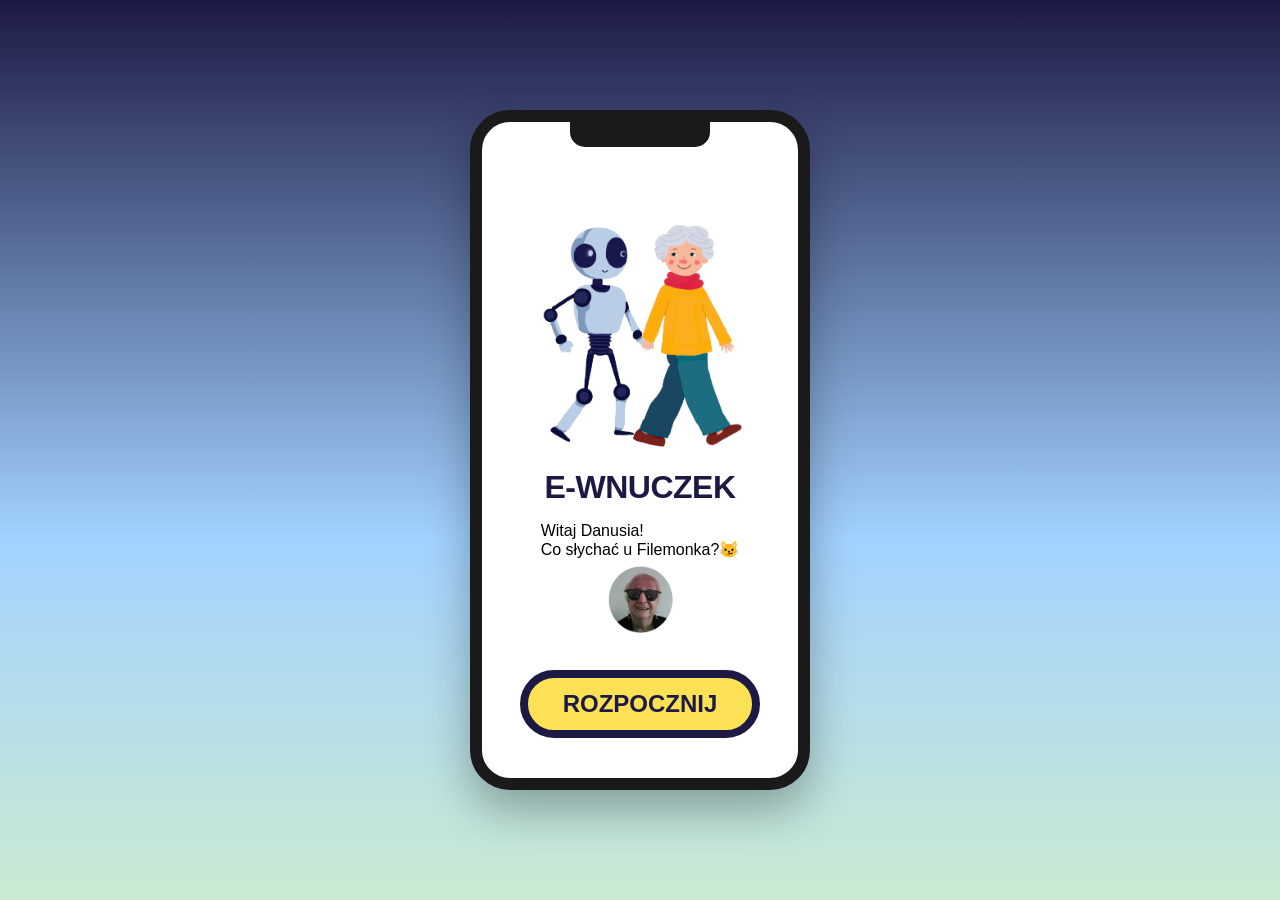
<file: index.html>
<!DOCTYPE html>
<html lang="pl">
<head>
    <meta charset="UTF-8">
    <meta name="viewport" content="width=device-width, initial-scale=1.0">
    <title>E-Wnuczek - Start</title>
    <link rel="stylesheet" href="style.css">
</head>
<body>

    <div class="phone-container">
        <div class="content-section">
            <img src="logo.png" alt="logo" class="illustration">
            <h1 class="app-title">E-wnuczek</h1>
            <p>Witaj Danusia!<br>
                Co słychać u Filemonka?😼</p> 
            <img src="danusia.png" alt="danka" class="illustration-small">
            </p>
        </div>

        <a href="menu.html" class="start-button">Rozpocznij</a>
    </div>

</body>
</html>
</file>
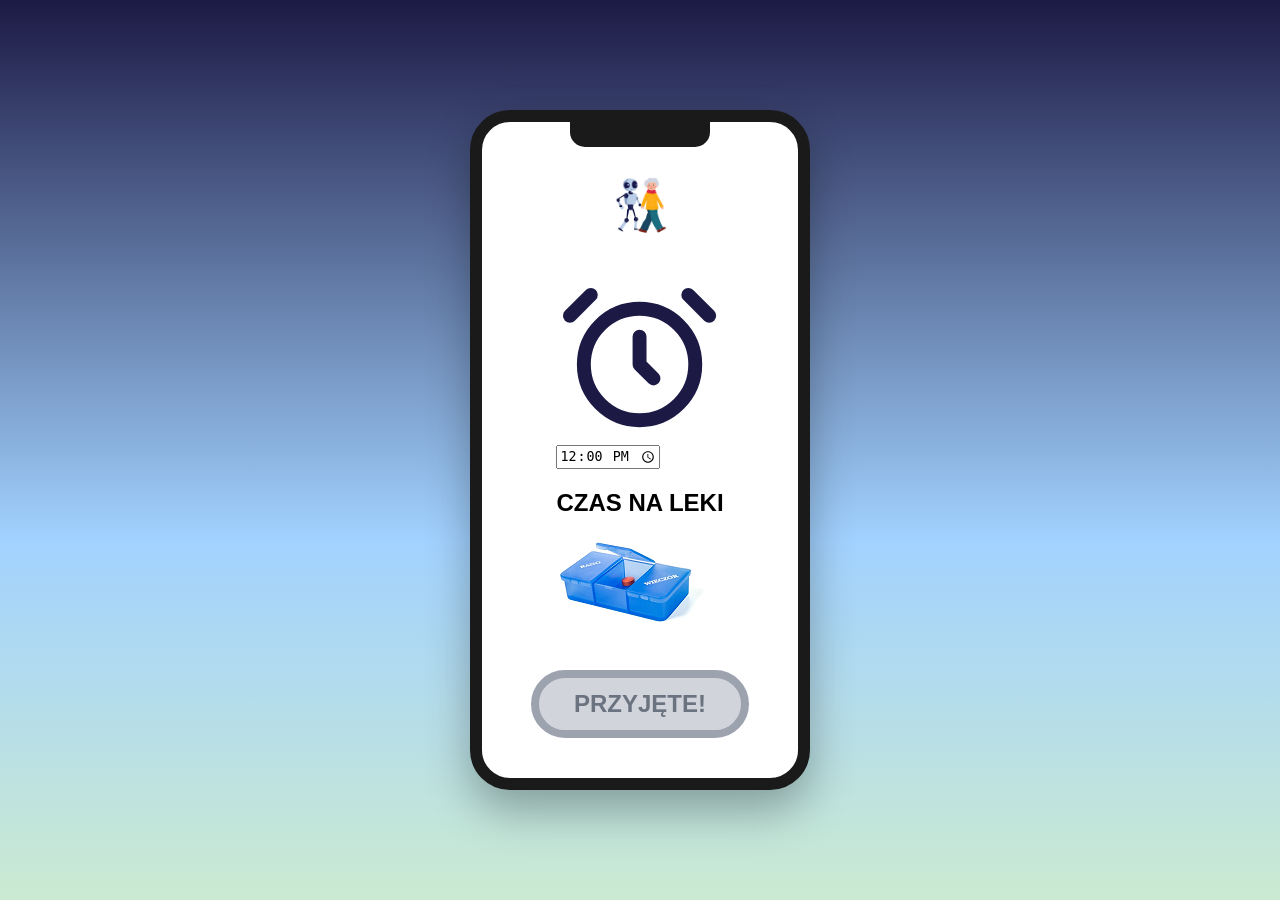
<file: apteka.html>
<!DOCTYPE html>
<html lang="pl">
<head>
    <meta charset="UTF-8">
    <meta name="viewport" content="width=device-width, initial-scale=1.0">
    <title>E-Wnuczek - Apteka</title>
    <link rel="stylesheet" href="style.css">
</head>
<body>

    <div class="phone-container">
        
        <img src="logomini.png" alt="minilogo" class="illustration-small">

        <div class="alert-content">
            <svg class="alarm-icon" viewBox="0 0 24 24" fill="none" stroke="#1c1a45" stroke-width="2" stroke-linecap="round" stroke-linejoin="round">
                <circle cx="12" cy="13" r="8"></circle>
                <path d="M12 9v4l2 2"></path>
                <path d="M5 3L2 6"></path>
                <path d="M19 3l3 3"></path>
            </svg>

            <input type="time" id="alarm-time" class="time-input" value="12:00">
            
            <h2 class="alert-title">CZAS NA LEKI</h2>
            
            <img src="pillbox.png" alt="Pudełko na leki" class="pills-image">
        </div>

        <button id="btn-taken" class="start-button">PRZYJĘTE!</button>
        
        <button type="button" id="btn-reset-leki" class="clear-button hidden">COFNIJ ZAZNACZENIE</button>

    </div>

    <script src="script.js"></script>
</body>
</html>
</file>
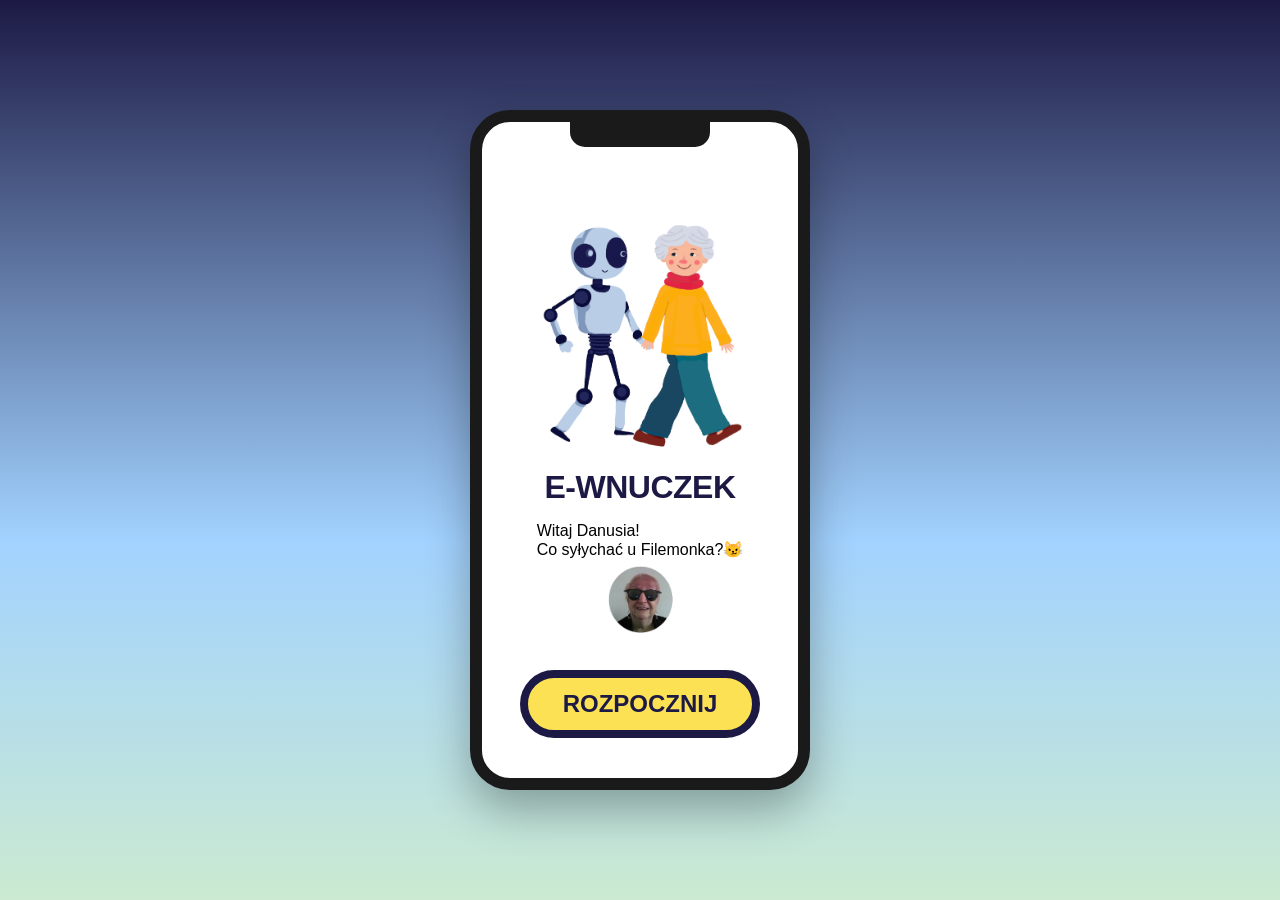
<file: cool.html>
<!DOCTYPE html>
<html lang="pl">
<head>
    <meta charset="UTF-8">
    <meta name="viewport" content="width=device-width, initial-scale=1.0">
    <title>E-Wnuczek - Start</title>
    <link rel="stylesheet" href="style.css">
</head>
<body>

    <div class="phone-container">
        <div class="content-section">
            <img src="logo.png" alt="logo" class="illustration">
            <h1 class="app-title">E-wnuczek</h1>
            <p>Witaj Danusia!<br>
                Co syłychać u Filemonka?😼</p> 
            <img src="danusia.png" alt="danka" class="illustration-small">
            </p>
        </div>

        <a href="menu.html" class="start-button">Rozpocznij</a>
    </div>

</body>
</html>
</file>
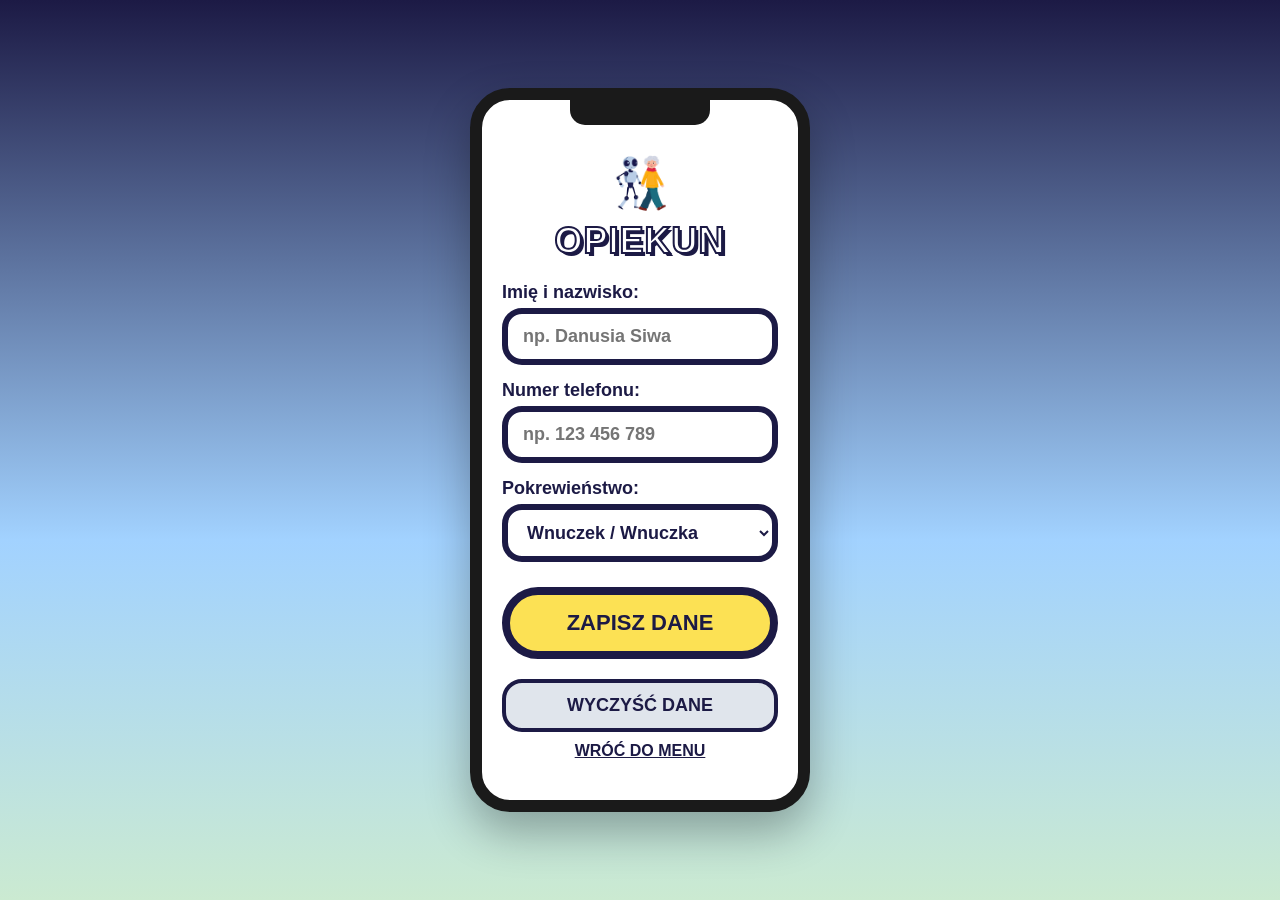
<file: opiekun.html>
<!DOCTYPE html>
<html lang="pl">
<head>
    <meta charset="UTF-8">
    <meta name="viewport" content="width=device-width, initial-scale=1.0">
    <title>E-Wnuczek - Profil Opiekuna</title>
    <link rel="stylesheet" href="style.css">
</head>
<body>

    <div class="phone-container">
        
        <img src="logomini.png" alt="minilogo" class="illustration-small">

        <div class="guide-header">
            <h1 class="guide-title">OPIEKUN</h1>
        </div>

        <div id="opiekun-photo-container" class="photo-container-hidden">
            <img id="opiekun-photo-preview" src="opiekun.jpg" alt="Zdjęcie opiekuna" class="profile-photo">
        </div>

        <form id="opiekun-form" class="profile-form">
            
            <div class="input-group">
                <label for="opiekun-name">Imię i nazwisko:</label>
                <input type="text" id="opiekun-name" placeholder="np. Danusia Siwa" required>
            </div>

            <div class="input-group">
                <label for="opiekun-phone">Numer telefonu:</label>
                <input type="tel" id="opiekun-phone" placeholder="np. 123 456 789" required>
            </div>

            <div class="input-group">
                <label for="opiekun-relation">Pokrewieństwo:</label>
                <select id="opiekun-relation">
                    <option value="Wnuczek / Wnuczka">Wnuczek / Wnuczka</option>
                    <option value="Syn / Córka">Syn / Córka</option>
                    <option value="Sąsiad / Sąsiadka">Sąsiad / Sąsiadka</option>
                    <option value="Inne">Inne</option>
                </select>
            </div>

            <button type="submit" class="start-button form-submit">ZAPISZ DANE</button>
            
            <button type="button" id="btn-clear" class="clear-button">WYCZYŚĆ DANE</button>
        </form>

        <a href="menu.html" class="back-link">Wróć do menu</a>

    </div>

    <script src="script.js"></script>

</body>
</html>
</file>
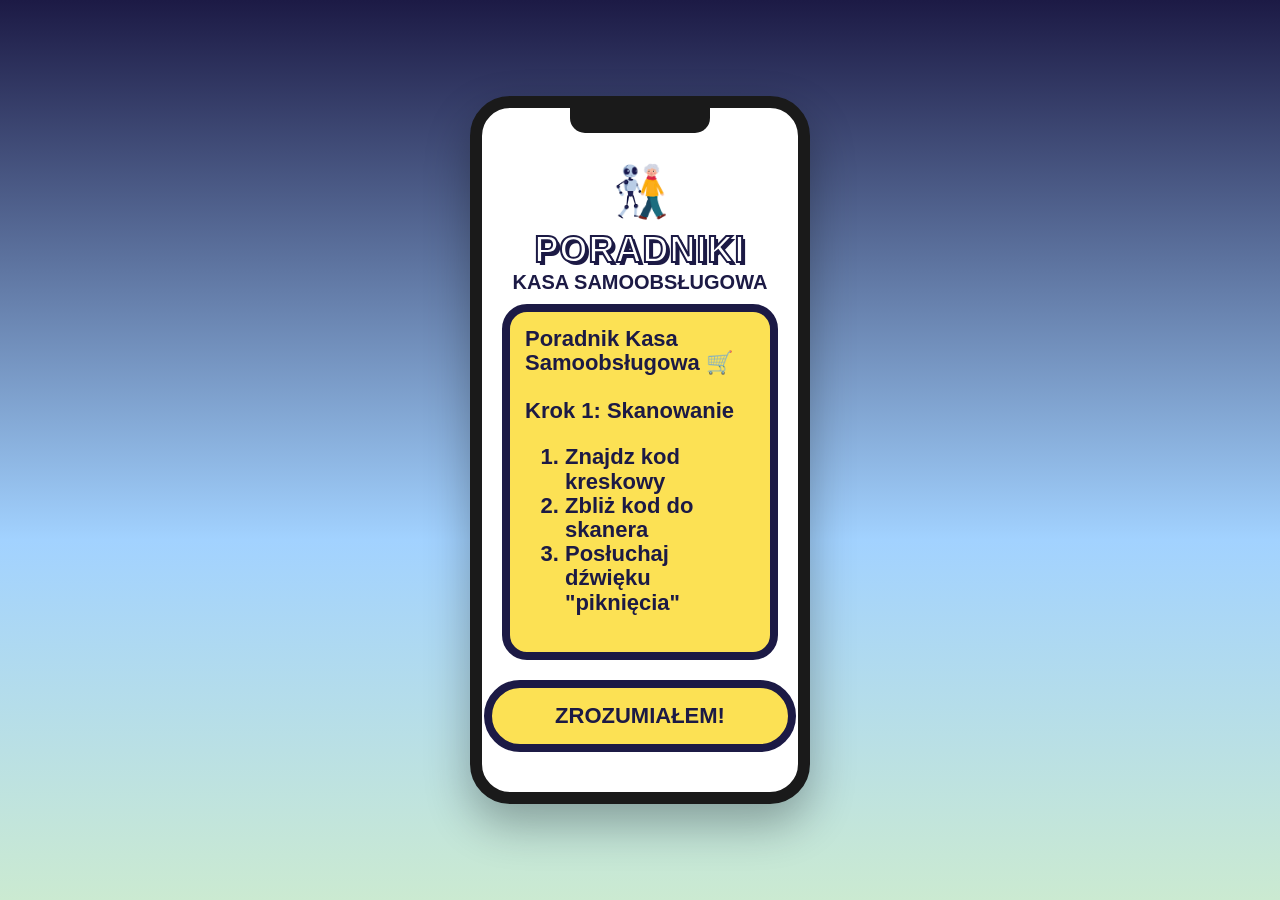
<file: poradniki.html>
<!DOCTYPE html>
<html lang="pl">
<head>
    <meta charset="UTF-8">
    <meta name="viewport" content="width=device-width, initial-scale=1.0">
    <title>E-Wnuczek - Poradniki</title>
    <link rel="stylesheet" href="style.css">
</head>
<body>

    <div class="phone-container">
        
        <img src="logomini.png" alt="minilogo" class="illustration-small">

        <div class="guide-header">
            <h1 class="guide-title">PORADNIKI</h1>
            <h2 class="guide-subtitle">KASA SAMOOBSŁUGOWA</h2>
        </div>

        <div class="guide-text-box" id="guide-box">
            Poradnik Kasa Samoobsługowa 🛒<br><br>
            Krok 1: Skanowanie <br>
            <ol>
            <li>Znajdz kod kreskowy</li>
            <li>Zbliż kod do skanera</li>
            <li>Posłuchaj dźwięku "piknięcia"</li>
            </ol>
            
        </div>

        <a href="menu.html" class="start-button btn-zrozumialem">ZROZUMIAŁEM!</a>

    </div>

    <script src="script.js"></script>

</body>
</html>
</file>
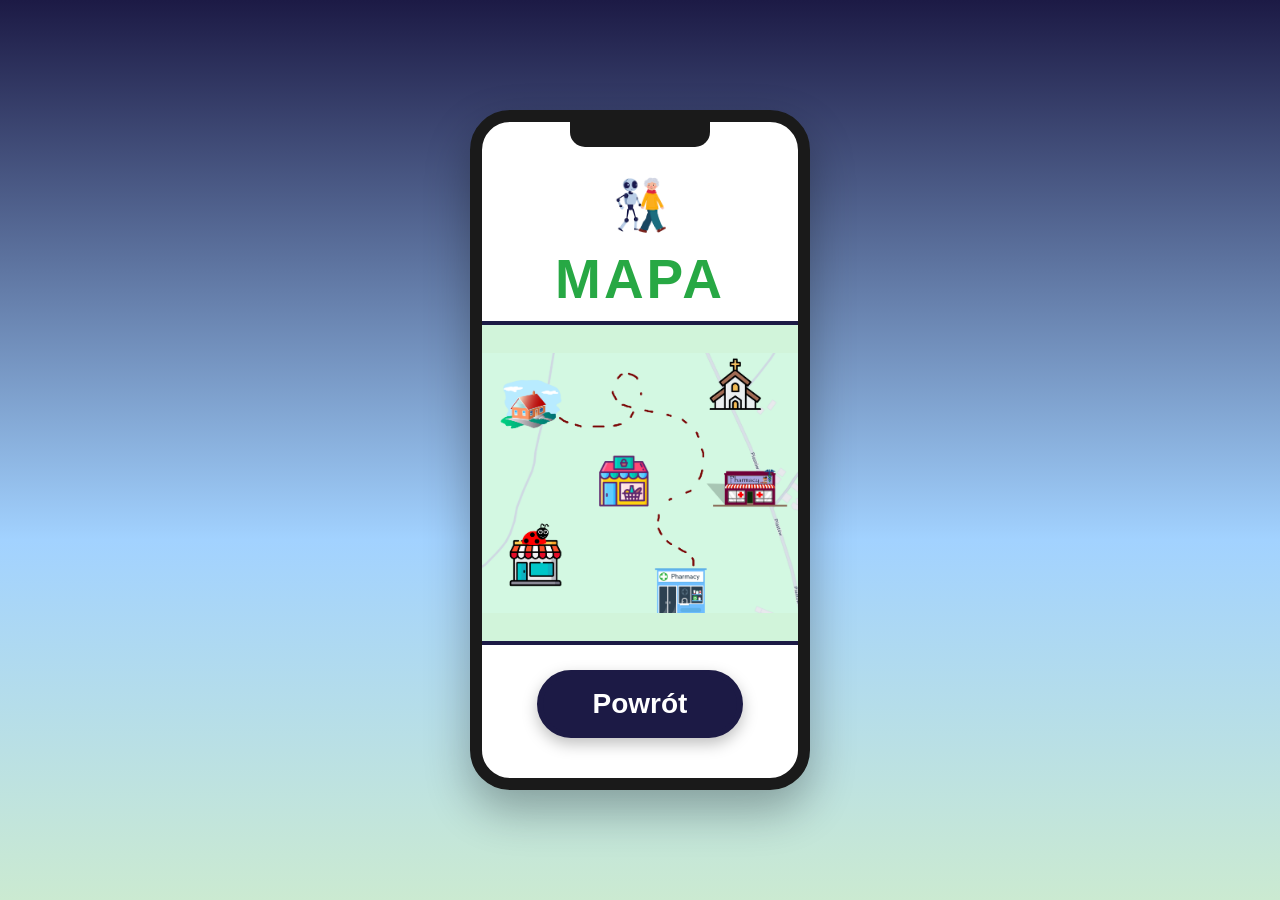
<file: transport.html>
<!DOCTYPE html>
<html lang="pl">
<head>
    <meta charset="UTF-8">
    <meta name="viewport" content="width=device-width, initial-scale=1.0">
    <title>E-Wnuczek - Transport</title>
    <link rel="stylesheet" href="style.css">
</head>
<body>

    <div class="phone-container phone-map-mode">
        <img src="logomini.png" alt="minilogo" class="illustration-small">

        <h1 class="map-title">MAPA</h1>

        <div class="map-view-container">
    
            <img src="mapka.png" alt="Mapa okolicy" class="route-map-image">
        </div>

    
        <a href="menu.html" class="map-back-button">Powrót</a>

    </div>

</body>
</html>
</file>
<file: style.css>
body {
    margin: 0;
    padding: 0;
    display: flex;
    justify-content: center;
    align-items: center;
    min-height: 100vh;
    background: linear-gradient(to bottom, #1c1a45 0%, #a2d2ff 60%, #cbead1 100%);
    font-family: 'Segoe UI', Tahoma, Geneva, Verdana, sans-serif;
}

.phone-container {
    width: 340px;
    min-height: 680px; 
    height: auto;      
    background-color: #ffffff;
    border-radius: 40px;
    border: 12px solid #1a1a1a;
    box-shadow: 0 20px 45px rgba(0,0,0,0.3); 
    display: flex;
    flex-direction: column;
    align-items: center;
    justify-content: space-between;
    padding: 60px 20px 40px 20px; 
    box-sizing: border-box;
    position: relative;
}

.phone-container::before {
    content: '';
    position: absolute;
    top: 0;
    width: 140px;
    height: 25px;
    background-color: #1a1a1a;
    border-bottom-left-radius: 15px;
    border-bottom-right-radius: 15px;
}

.content-section {
    display: flex;
    flex-direction: column;
    align-items: center;
    width: 100%;
    margin-top: 20px;
}

.illustration {
    width: 100%;
    max-width: 260px;
    height: auto;
    margin-bottom: 5px;
}

.app-title {
    color: #1c1a45; 
    font-size: 32px;
    font-weight: 800;
    margin: 0;
    text-align: center;
    letter-spacing: -0.5px;
    text-transform: uppercase;
}

.start-button {
    background-color: #fce154; 
    color: #1c1a45;
    font-size: 24px;
    font-weight: 900;
    text-transform: uppercase;
    padding: 12px 35px;
    border: 8px solid #1c1a45; 
    border-radius: 50px; 
    cursor: pointer;
    transition: all 0.2s ease-in-out;
    text-decoration: none; 
    display: inline-block; 
    text-align: center;
}

.start-button:hover {
    transform: scale(1.05);
    background-color: #f5d436;
}

.illustration-small {
    width: 65px;
    height: auto;
    margin-top: -10px; 
}


.menu-buttons {
    display: flex;
    flex-direction: column;
    gap: 15px; 
    width: 100%;
    margin-bottom: 10px;
}

.menu-button {
    background-color: #fce154;
    color: #1c1a45;
    font-size: 24px; 
    font-weight: 900;
    text-transform: uppercase;
    text-decoration: none;
    text-align: center;
    padding: 12px 10px; 
    border: 8px solid #1c1a45;
    border-radius: 50px;
    display: block;
    transition: all 0.2s ease-in-out;
    text-shadow: 2px 2px 0px rgba(0, 0, 0, 0.3);
}

.menu-button:hover {
    transform: scale(1.03);
    background-color: #f5d436;
}
.guide-header {
    text-align: center;
    margin-bottom: 10px;
}

.guide-title {
    font-size: 36px;
    font-weight: 900;
    color: #ffffff;
    -webkit-text-stroke: 2px #1c1a45;
    text-shadow: 3px 3px 0px #1c1a45;
    margin: 5px 0 0 0;
    letter-spacing: 1px;
}

.guide-subtitle {
    font-size: 20px;
    font-weight: 900;
    color: #1c1a45;
    margin: 0;
}

.guide-text-box {
    background-color: #fce154;
    border: 8px solid #1c1a45;
    border-radius: 25px;
    width: 100%;
    flex-grow: 1; 
    padding: 15px;
    box-sizing: border-box;
    overflow: hidden; 
    color: #1c1a45;
    font-weight: 800;
    font-size: 22px;
    line-height: 1.1;
    word-wrap: break-word;
    margin-bottom: 20px;
    cursor: none; 
}

.btn-zrozumialem {
    width: 100%;
    font-size: 22px;
    padding: 15px 10px;
}


.lupa-cursor {
    position: fixed;
    width: 80px;
    height: 80px;
    background-image: url('data:image/svg+xml;utf8,<svg xmlns="http://www.w3.org/2000/svg" viewBox="0 0 24 24" fill="none" stroke="%231c1a45" stroke-width="2.5" stroke-linecap="round" stroke-linejoin="round"><circle cx="10" cy="10" r="7" fill="%23fce154" fill-opacity="0.5"></circle><line x1="21" y1="21" x2="15" y2="15"></line></svg>');
    background-size: contain;
    background-repeat: no-repeat;
    pointer-events: none; 
    transform: translate(-40%, -40%); 
    z-index: 9999;
    display: none; 
}
.profile-form {
    display: flex;
    flex-direction: column;
    width: 100%;
    flex-grow: 1;
    gap: 15px;
    margin-top: 10px;
}

.input-group {
    display: flex;
    flex-direction: column;
}

.input-group label {
    color: #1c1a45;
    font-size: 18px;
    font-weight: 900;
    margin-bottom: 5px;
}

.input-group input, 
.input-group select {
    width: 100%;
    padding: 12px 15px;
    border: 6px solid #1c1a45;
    border-radius: 20px;
    font-size: 18px;
    font-weight: 800;
    color: #1c1a45;
    box-sizing: border-box;
    background-color: #ffffff;
    font-family: inherit;
    outline: none;
}

.input-group input:focus, 
.input-group select:focus {
    border-color: #f5d436;
}

.form-submit {
    margin-top: 10px;
    font-size: 22px;
    width: 100%;
    padding: 15px 10px;
}

.back-link {
    color: #1c1a45;
    font-size: 16px;
    font-weight: 900;
    text-decoration: underline;
    text-transform: uppercase;
    margin-top: 10px;
}

.photo-container-hidden {
    display: none; 
    width: 100%;
    justify-content: center;
    margin-bottom: 20px;
}

.photo-container-visible {
    display: flex;
    width: 100%;
    justify-content: center;
    margin-bottom: 20px;
}

.profile-photo {
    width: 150px;
    height: 150px;
    border-radius: 50%;
    border: 8px solid #1c1a45;
    object-fit: cover;
    box-shadow: 0 10px 20px rgba(0,0,0,0.2);
}
.clear-button {
    background-color: #e0e5ec; 
    color: #1c1a45;
    font-size: 18px;
    font-weight: 800;
    width: 100%;
    padding: 12px 10px;
    margin-top: 5px;
    border: 4px solid #1c1a45;
    border-radius: 20px;
    cursor: pointer;
    transition: background-color 0.2s ease-in-out;
    font-family: inherit;
}

.clear-button:hover {
    background-color: #cdd4df;
}
.phone-container::before {
    content: '';
    position: absolute;
    top: 0;
    width: 140px;
    height: 25px;
    background-color: #1a1a1a;
    border-bottom-left-radius: 15px;
    border-bottom-right-radius: 15px;
    z-index: 10; 
}

.phone-map-mode {
    padding: 60px 0 40px 0; 
    justify-content: space-between;
    align-items: center;
    overflow: hidden;
    background-color: #ffffff;
}

.map-title {
    color: #27a844; 
    font-size: 55px;
    font-weight: 900;
    text-transform: uppercase;
    margin: 10px 0 10px 0;
    letter-spacing: 3px;
}

.map-view-container {
    width: 100%;
    flex-grow: 1; 
    display: flex;
    justify-content: center;
    align-items: center;

    background-color: #d1f4da; 
    border-top: 4px solid #1c1a45;
    border-bottom: 4px solid #1c1a45;
}


.route-map-image {
    width: 100%;
    height: 100%;
    object-fit: contain; 
}


.map-back-button {
    background-color: #1c1a45; 
    color: #ffffff; 
    font-size: 28px;
    font-weight: 800;
    text-align: center;
    text-decoration: none;
    text-transform: capitalize;
    padding: 12px 50px;
    border: 6px solid #1c1a45; 
    border-radius: 40px; 
    margin-top: 25px;
    box-shadow: 0 6px 15px rgba(0,0,0,0.25);
    transition: all 0.2s ease-in-out;
}

.map-back-button:hover {
    background-color: #2a2765;
    transform: scale(1.05);
}
.btn-gray {
    background-color: #d1d5db !important; 
    color: #6b7280 !important; 
    border-color: #9ca3af !important; 
    cursor: not-allowed !important; 
    pointer-events: none; 
}
.btn-success {
    background-color: #27a844 !important; 
    color: #ffffff !important; 
    border-color: #1c1a45 !important;
    cursor: pointer !important; 

}

.hidden {
    display: none !important;
}
</file>
